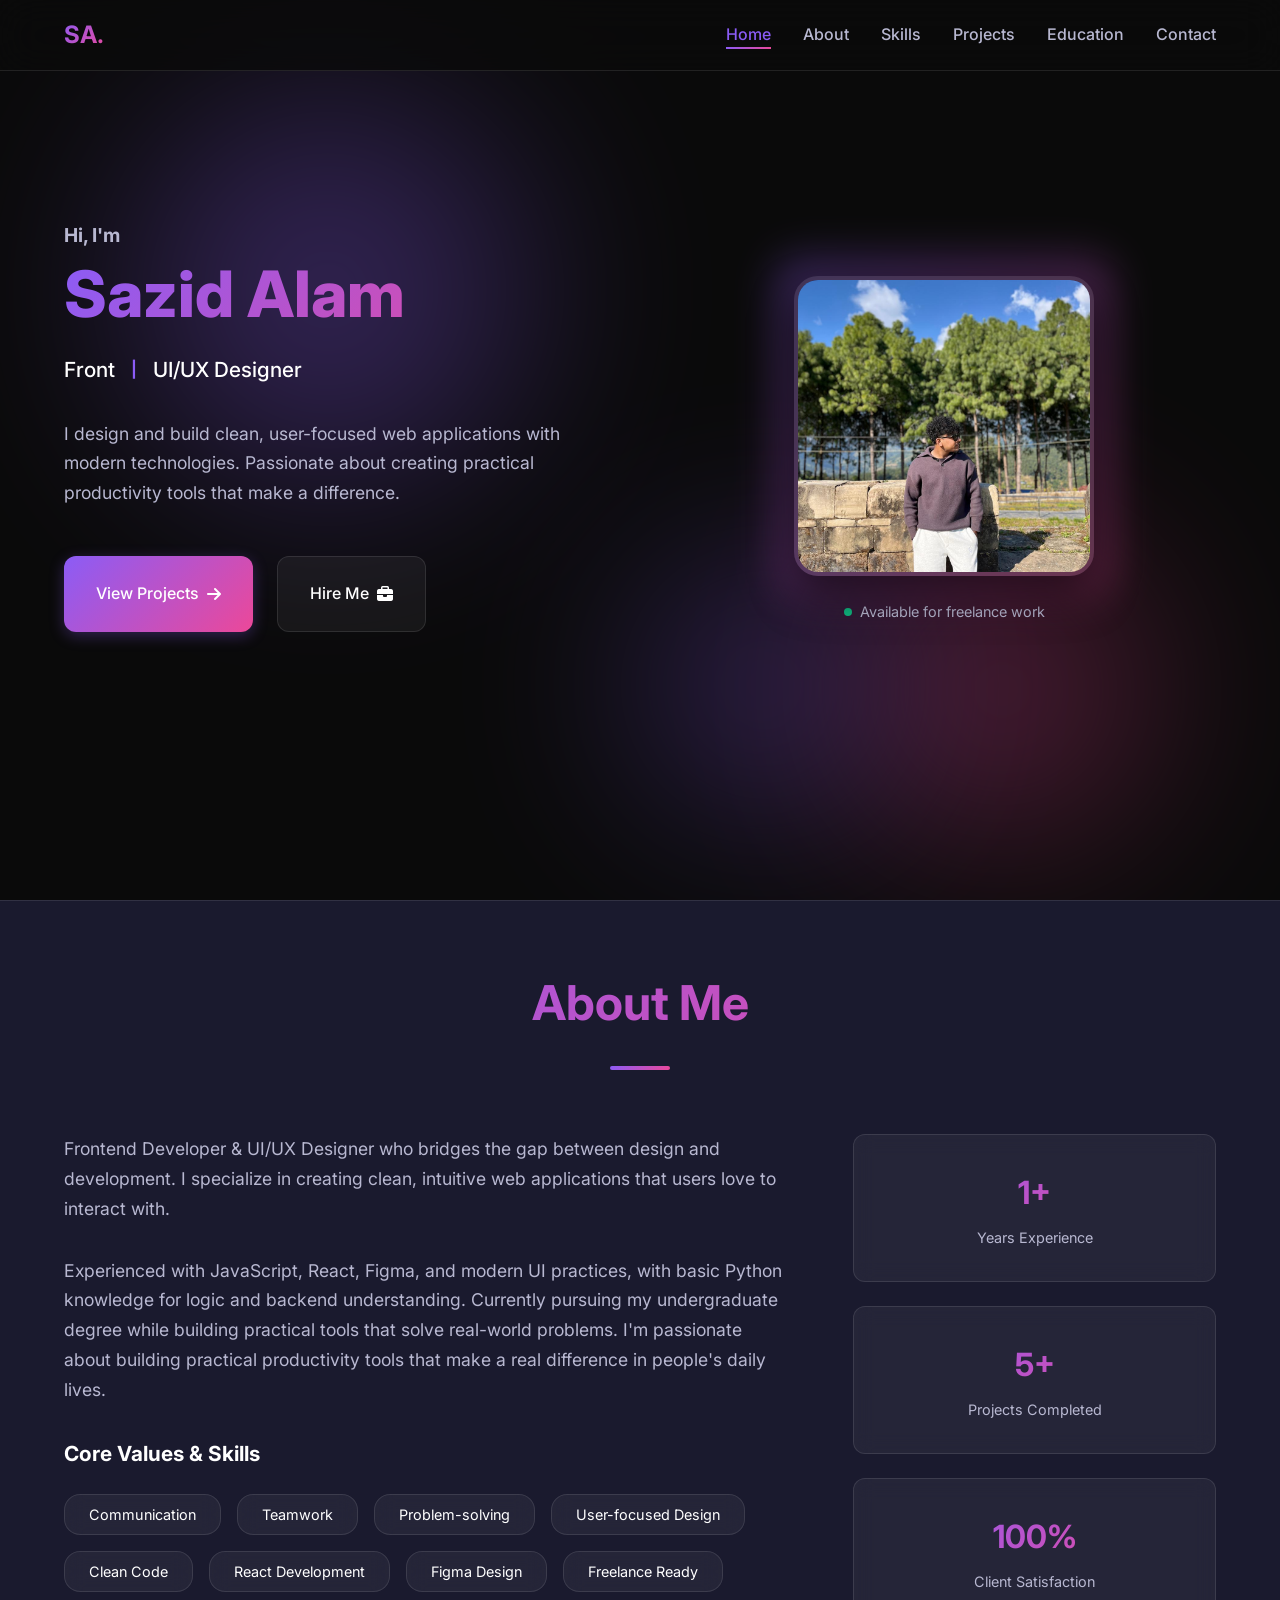
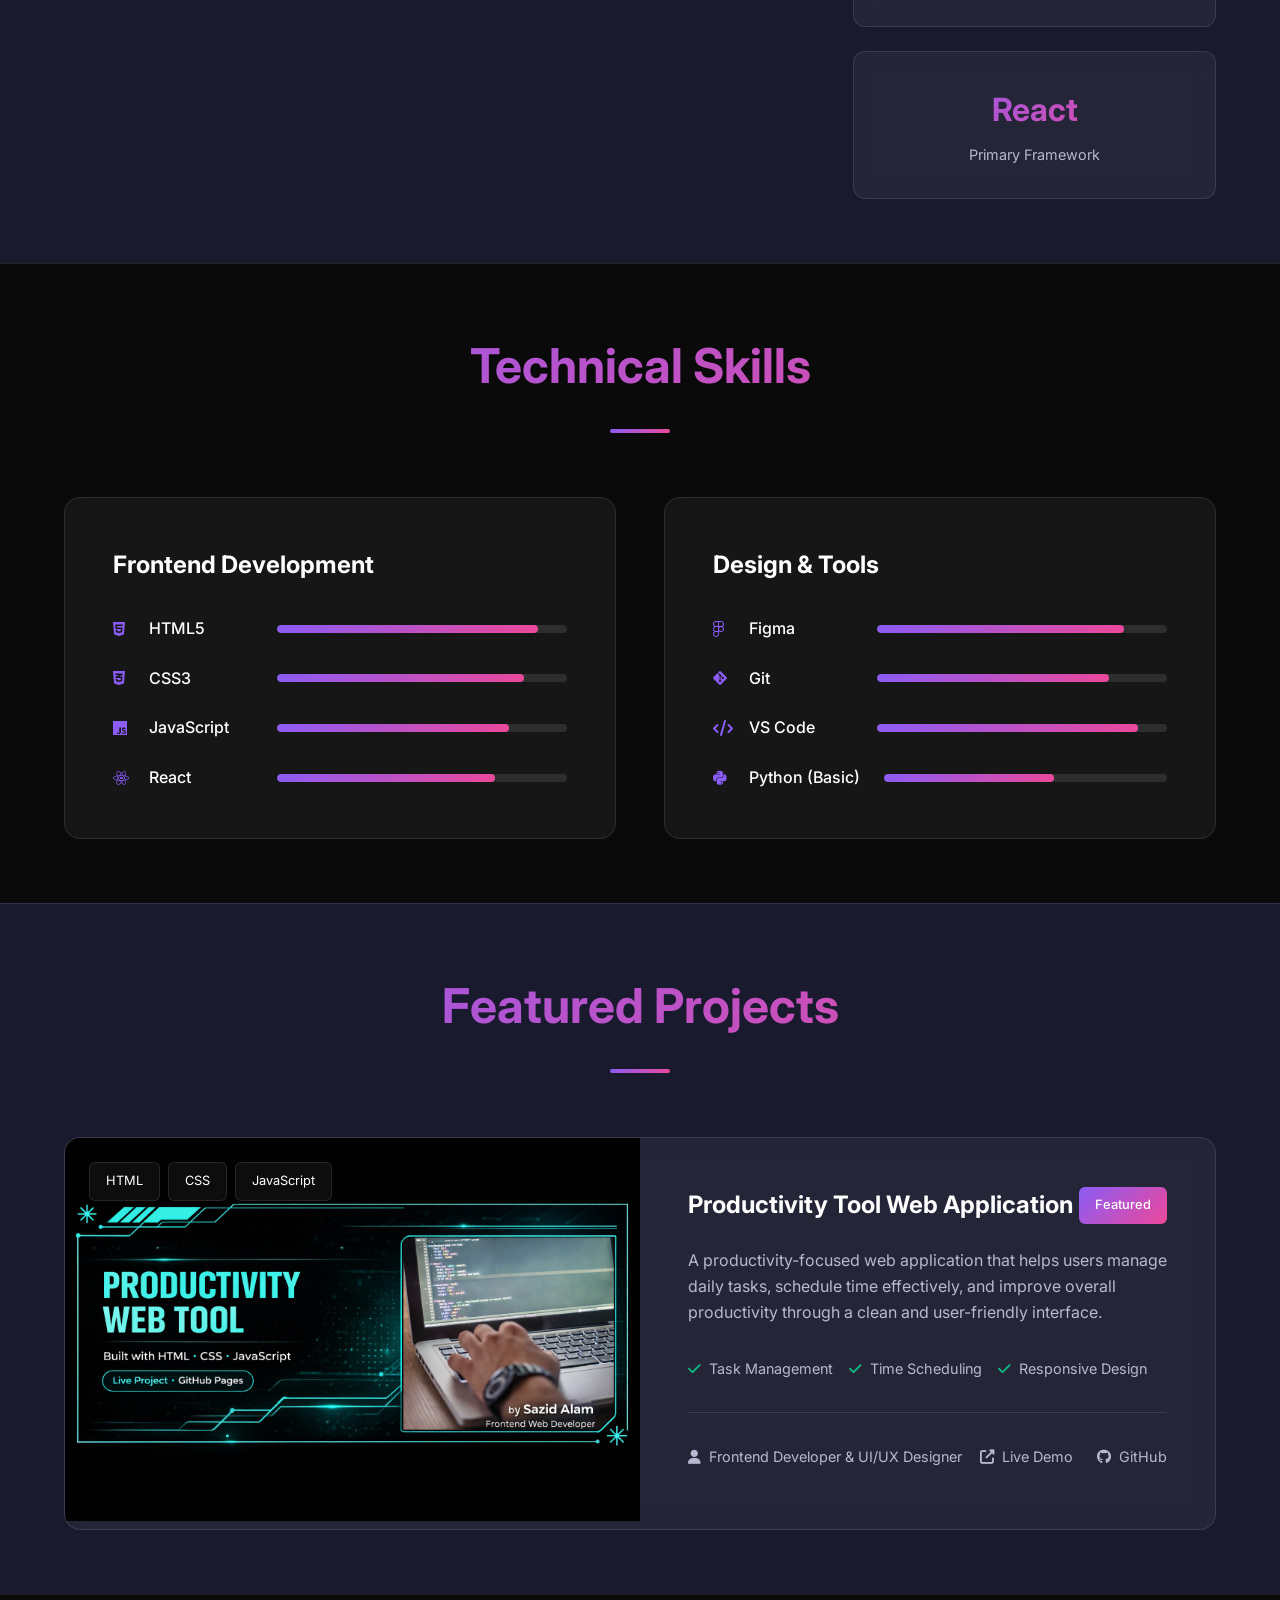
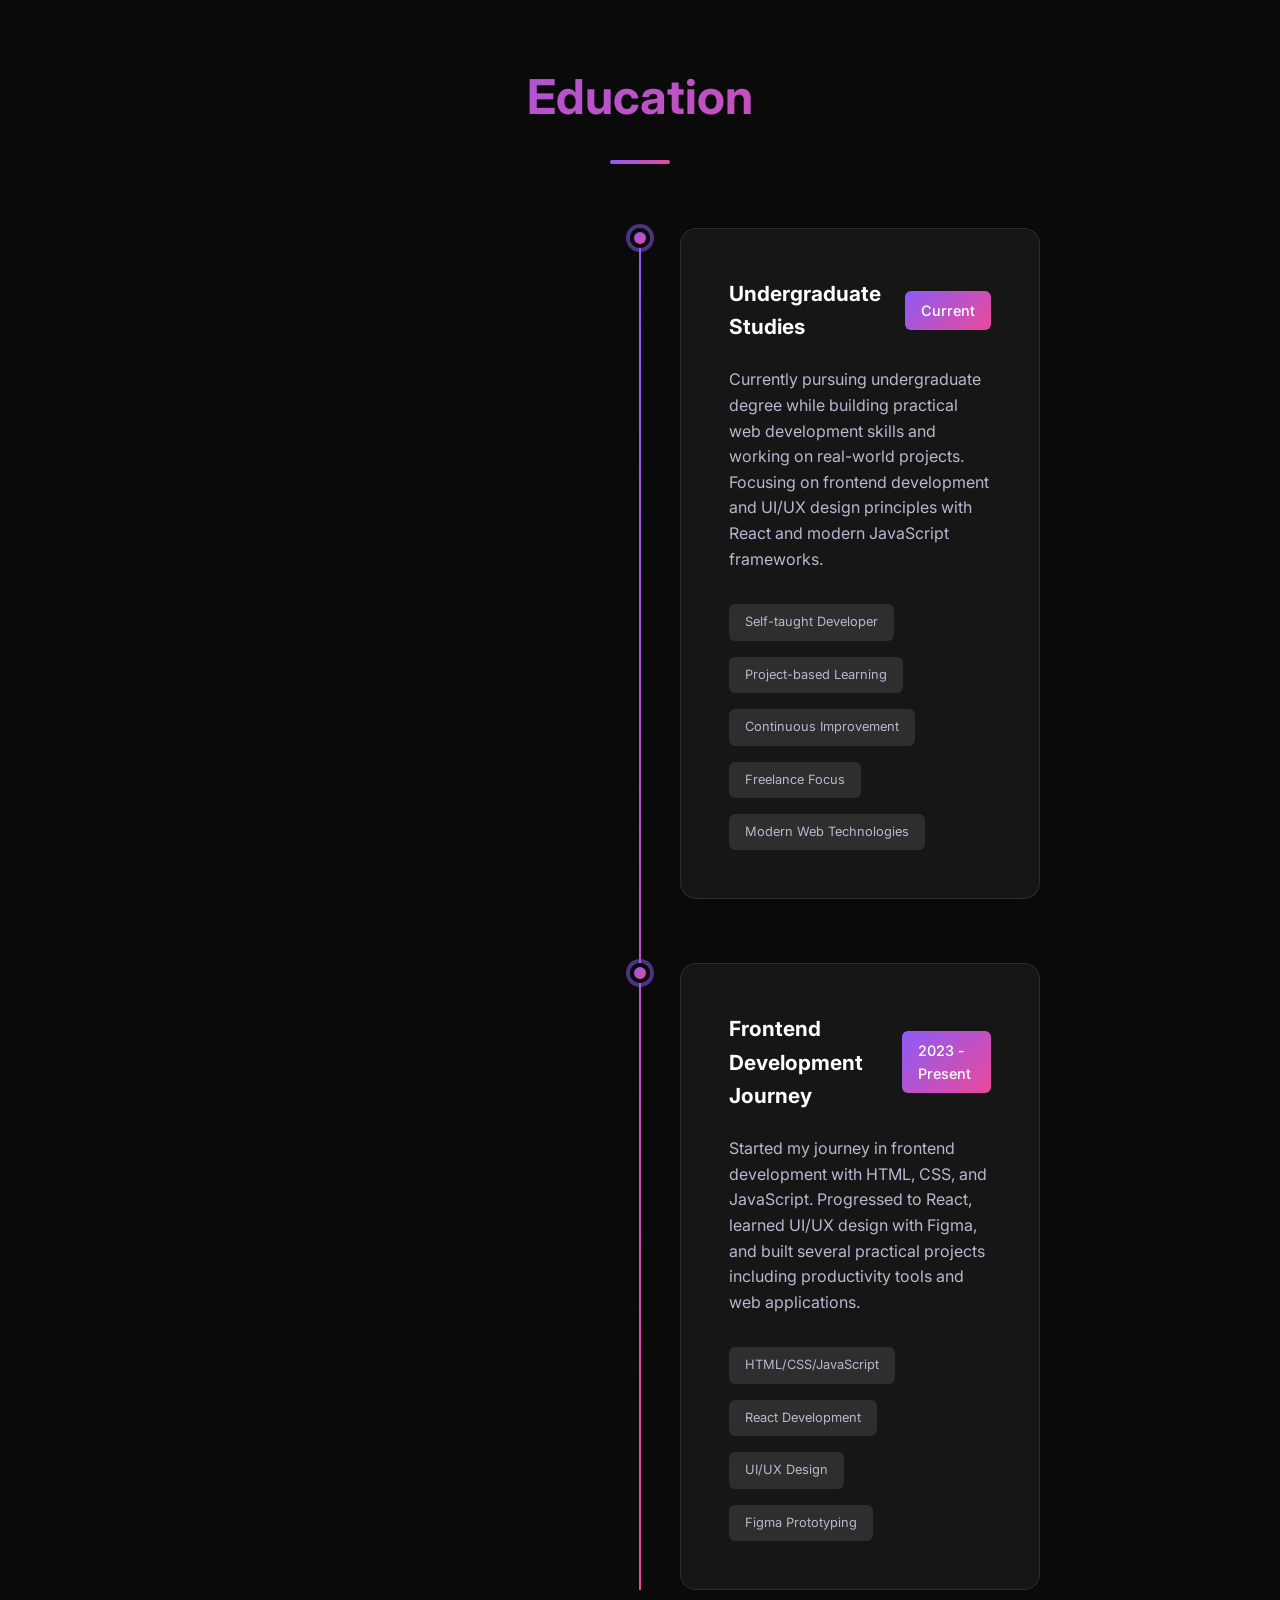
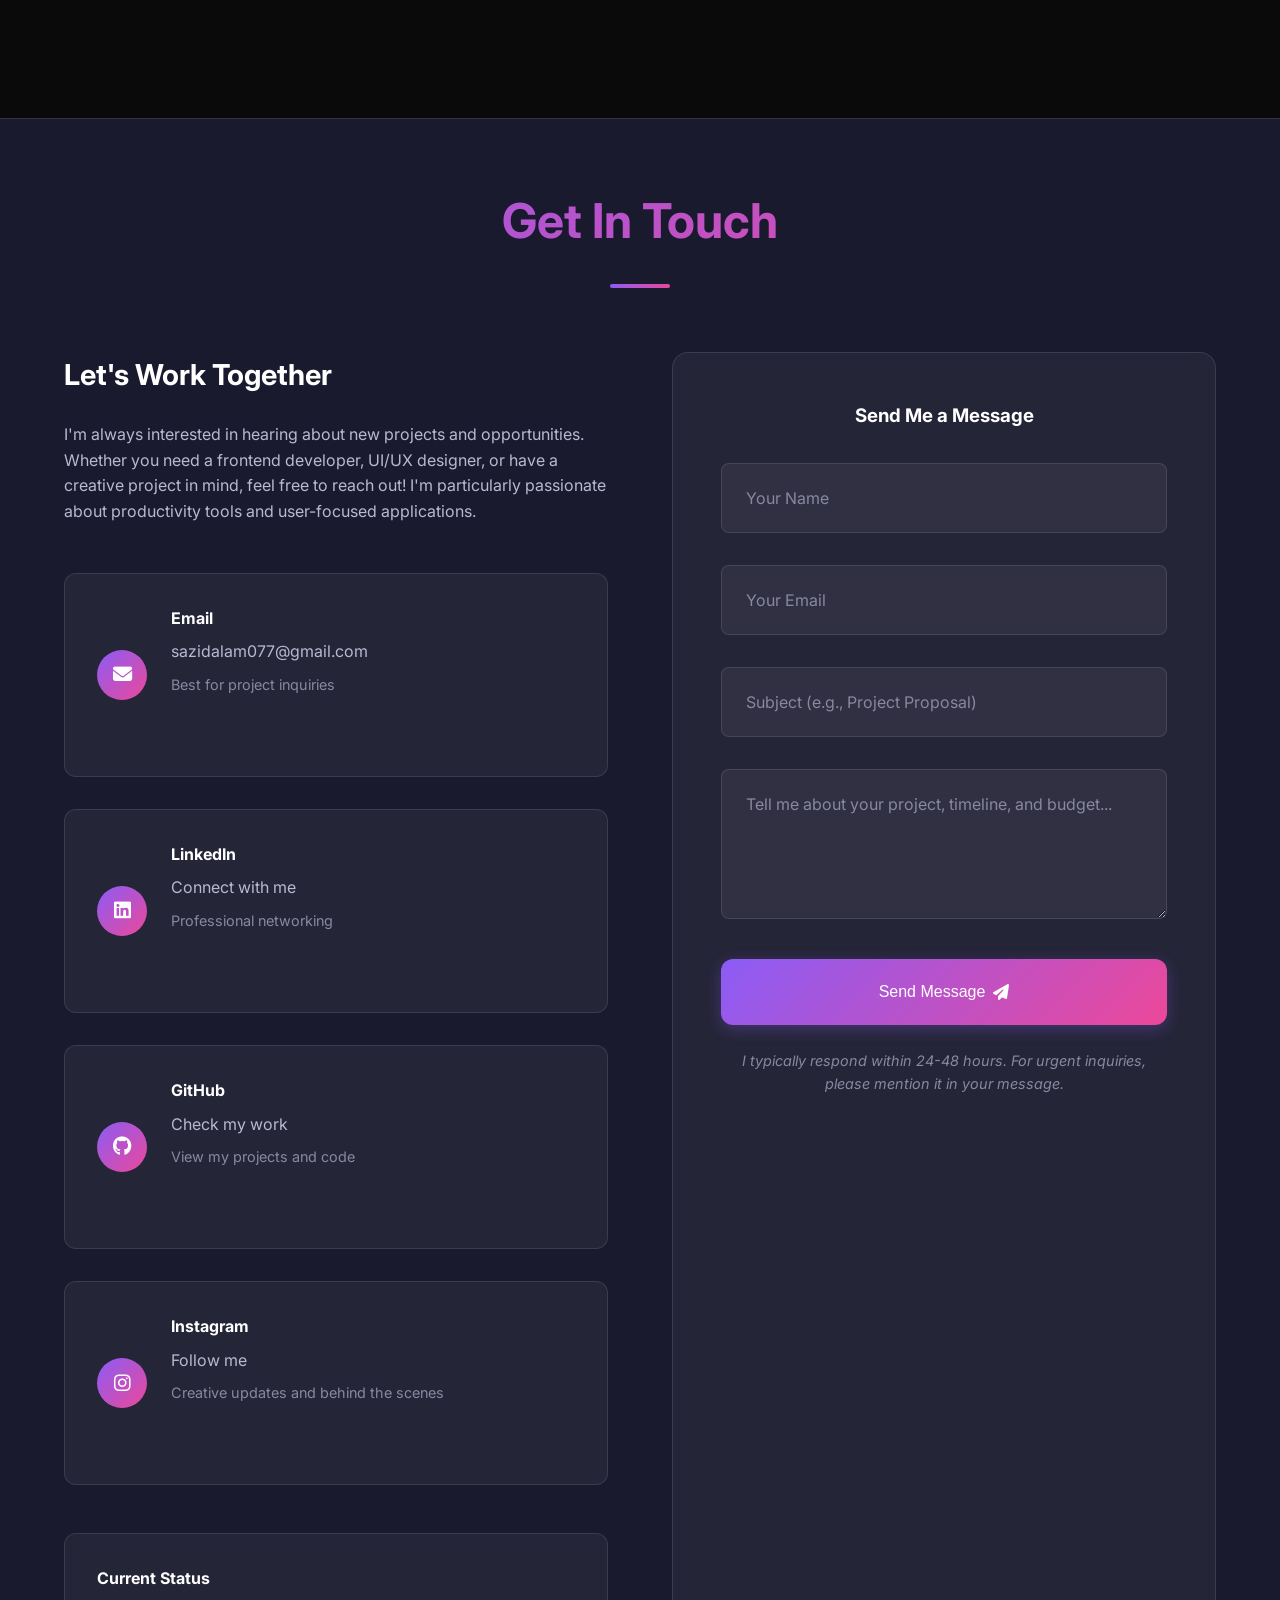
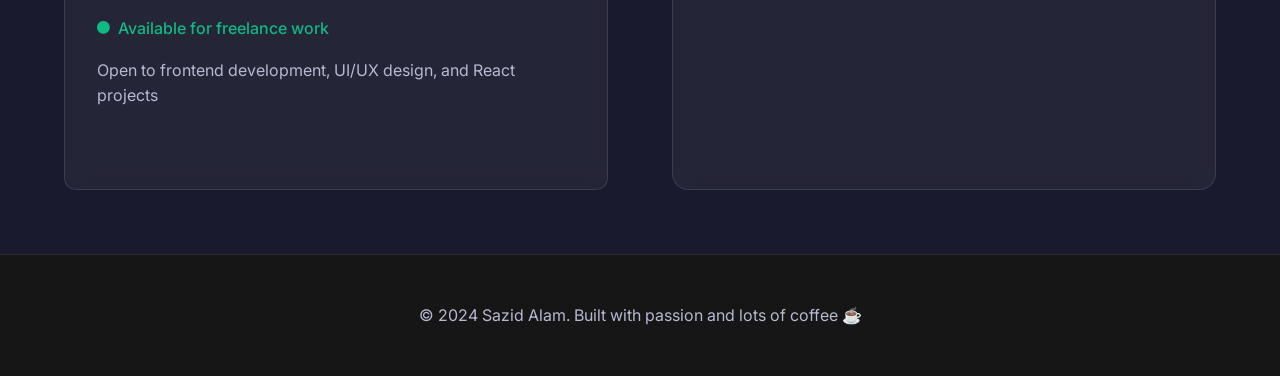
<file: index.html>
<!DOCTYPE html>
<html lang="en">
<head>
    <meta charset="UTF-8">
    <meta name="viewport" content="width=device-width, initial-scale=1.0">
    <title>Sazid Alam - Frontend Developer & UI/UX Designer</title>
    <meta name="description" content="Frontend Web Developer & UI/UX Designer specializing in React, Figma, and building practical web applications. Available for freelance work.">
    <meta name="keywords" content="frontend developer, UI/UX designer, React, Figma, web developer, freelance, portfolio">
    <meta name="author" content="Sazid Alam">
    
    <!-- Open Graph Meta Tags -->
    <meta property="og:title" content="Sazid Alam - Frontend Developer & UI/UX Designer">
    <meta property="og:description" content="Frontend Web Developer & UI/UX Designer specializing in React, Figma, and building practical web applications.">
    <meta property="og:type" content="website">
    <meta property="og:url" content="https://sazidbuilds.in">
    
    <!-- Favicon -->
    <link rel="icon" type="image/x-icon" href="data:image/svg+xml,<svg xmlns='http://www.w3.org/2000/svg' viewBox='0 0 100 100'><text y='.9em' font-size='90'>👨‍💻</text></svg>">
    
    <!-- Google Fonts -->
    <link rel="preconnect" href="https://fonts.googleapis.com">
    <link rel="preconnect" href="https://fonts.gstatic.com" crossorigin>
    <link href="https://fonts.googleapis.com/css2?family=Inter:wght@300;400;500;600;700;800&display=swap" rel="stylesheet">
    
    <!-- Font Awesome for Icons -->
    <link rel="stylesheet" href="https://cdnjs.cloudflare.com/ajax/libs/font-awesome/6.4.0/css/all.min.css">
    
    <link rel="stylesheet" href="style.css">
</head>
<body>
    <!-- Loading Screen -->
    <div class="loading-screen" id="loadingScreen" style="display: none;">
        <div class="loading-content">
            <div class="loading-spinner"></div>
            <p>Loading amazing work...</p>
        </div>
    </div>

    <!-- Navigation -->
    <nav class="navbar" id="navbar">
        <div class="nav-container">
            <div class="nav-logo">
                <span class="logo-text">SA.</span>
            </div>
            <ul class="nav-menu" id="navMenu">
                <li class="nav-item"><a href="#home" class="nav-link">Home</a></li>
                <li class="nav-item"><a href="#about" class="nav-link">About</a></li>
                <li class="nav-item"><a href="#skills" class="nav-link">Skills</a></li>
                <li class="nav-item"><a href="#projects" class="nav-link">Projects</a></li>
                <li class="nav-item"><a href="#education" class="nav-link">Education</a></li>
                <li class="nav-item"><a href="#contact" class="nav-link">Contact</a></li>
            </ul>
            <div class="nav-toggle" id="navToggle">
                <span class="bar"></span>
                <span class="bar"></span>
                <span class="bar"></span>
            </div>
        </div>
    </nav>

    <!-- Hero Section -->
    <section class="hero" id="home">
        <div class="hero-bg">
            <div class="gradient-orb orb-1"></div>
            <div class="gradient-orb orb-2"></div>
            <div class="gradient-orb orb-3"></div>
        </div>
        <div class="container">
            <div class="hero-content">
                <div class="hero-text">
                    <h1 class="hero-title">
                        <span class="greeting">Hi, I'm</span>
                        <span class="name">Sazid Alam</span>
                    </h1>
                    <div class="hero-role">
                        <span class="role-text">Frontend Web Developer</span>
                        <span class="role-divider">|</span>
                        <span class="role-text">UI/UX Designer</span>
                    </div>
                    <p class="hero-description">
                        I design and build clean, user-focused web applications with modern technologies. 
                        Passionate about creating practical productivity tools that make a difference.
                    </p>
                    <div class="hero-cta">
                        <a href="#projects" class="btn btn-primary">
                            <span>View Projects</span>
                            <i class="fas fa-arrow-right"></i>
                        </a>
                        <a href="#contact" class="btn btn-secondary">
                            <span>Hire Me</span>
                            <i class="fas fa-briefcase"></i>
                        </a>
                    </div>
                </div>
                <div class="hero-image">
                    <div class="profile-card">
                        <div class="profile-image-wrapper">
                            <img src="images/WhatsApp Image 2026-02-05 at 1.53.55 PM.jpeg" alt="Sazid Alam" class="profile-img">
                            <div class="profile-glow"></div>
                        </div>
                        <div class="profile-status">
                            <span class="status-dot"></span>
                            <span class="status-text">Available for freelance work</span>
                        </div>
                    </div>
                </div>
            </div>
        </div>
    </section>

    <!-- About Section -->
    <section class="about" id="about">
        <div class="container">
            <div class="section-header">
                <h2 class="section-title">About Me</h2>
                <div class="section-divider"></div>
            </div>
            <div class="about-content">
                <div class="about-text">
                    <p class="about-intro">
                        Frontend Developer & UI/UX Designer who bridges the gap between design and development. 
                        I specialize in creating clean, intuitive web applications that users love to interact with.
                    </p>
                    <p class="about-details">
                        Experienced with JavaScript, React, Figma, and modern UI practices, with basic Python knowledge 
                        for logic and backend understanding. Currently pursuing my undergraduate degree while building 
                        practical tools that solve real-world problems. I'm passionate about building practical productivity 
                        tools that make a real difference in people's daily lives.
                    </p>
                    <div class="soft-skills">
                        <h3>Core Values & Skills</h3>
                        <div class="skill-badges">
                            <span class="skill-badge">Communication</span>
                            <span class="skill-badge">Teamwork</span>
                            <span class="skill-badge">Problem-solving</span>
                            <span class="skill-badge">User-focused Design</span>
                            <span class="skill-badge">Clean Code</span>
                            <span class="skill-badge">React Development</span>
                            <span class="skill-badge">Figma Design</span>
                            <span class="skill-badge">Freelance Ready</span>
                        </div>
                    </div>
                </div>
                <div class="about-stats">
                    <div class="stat-card">
                        <div class="stat-number">1+</div>
                        <div class="stat-label">Years Experience</div>
                    </div>
                    <div class="stat-card">
                        <div class="stat-number">5+</div>
                        <div class="stat-label">Projects Completed</div>
                    </div>
                    <div class="stat-card">
                        <div class="stat-number">100%</div>
                        <div class="stat-label">Client Satisfaction</div>
                    </div>
                    <div class="stat-card">
                        <div class="stat-number">React</div>
                        <div class="stat-label">Primary Framework</div>
                    </div>
                </div>
            </div>
        </div>
    </section>

    <!-- Skills Section -->
    <section class="skills" id="skills">
        <div class="container">
            <div class="section-header">
                <h2 class="section-title">Technical Skills</h2>
                <div class="section-divider"></div>
            </div>
            <div class="skills-grid">
                <div class="skill-category">
                    <h3>Frontend Development</h3>
                    <div class="skills-list">
                        <div class="skill-item">
                            <div class="skill-info">
                                <i class="fab fa-html5"></i>
                                <span>HTML5</span>
                            </div>
                            <div class="skill-level">
                                <div class="skill-bar">
                                    <div class="skill-progress" data-progress="90"></div>
                                </div>
                            </div>
                        </div>
                        <div class="skill-item">
                            <div class="skill-info">
                                <i class="fab fa-css3-alt"></i>
                                <span>CSS3</span>
                            </div>
                            <div class="skill-level">
                                <div class="skill-bar">
                                    <div class="skill-progress" data-progress="85"></div>
                                </div>
                            </div>
                        </div>
                        <div class="skill-item">
                            <div class="skill-info">
                                <i class="fab fa-js"></i>
                                <span>JavaScript</span>
                            </div>
                            <div class="skill-level">
                                <div class="skill-bar">
                                    <div class="skill-progress" data-progress="80"></div>
                                </div>
                            </div>
                        </div>
                        <div class="skill-item">
                            <div class="skill-info">
                                <i class="fab fa-react"></i>
                                <span>React</span>
                            </div>
                            <div class="skill-level">
                                <div class="skill-bar">
                                    <div class="skill-progress" data-progress="75"></div>
                                </div>
                            </div>
                        </div>
                    </div>
                </div>
                <div class="skill-category">
                    <h3>Design & Tools</h3>
                    <div class="skills-list">
                        <div class="skill-item">
                            <div class="skill-info">
                                <i class="fab fa-figma"></i>
                                <span>Figma</span>
                            </div>
                            <div class="skill-level">
                                <div class="skill-bar">
                                    <div class="skill-progress" data-progress="85"></div>
                                </div>
                            </div>
                        </div>
                        <div class="skill-item">
                            <div class="skill-info">
                                <i class="fab fa-git-alt"></i>
                                <span>Git</span>
                            </div>
                            <div class="skill-level">
                                <div class="skill-bar">
                                    <div class="skill-progress" data-progress="80"></div>
                                </div>
                            </div>
                        </div>
                        <div class="skill-item">
                            <div class="skill-info">
                                <i class="fas fa-code"></i>
                                <span>VS Code</span>
                            </div>
                            <div class="skill-level">
                                <div class="skill-bar">
                                    <div class="skill-progress" data-progress="90"></div>
                                </div>
                            </div>
                        </div>
                        <div class="skill-item">
                            <div class="skill-info">
                                <i class="fab fa-python"></i>
                                <span>Python (Basic)</span>
                            </div>
                            <div class="skill-level">
                                <div class="skill-bar">
                                    <div class="skill-progress" data-progress="60"></div>
                                </div>
                            </div>
                        </div>
                    </div>
                </div>
            </div>
        </div>
    </section>

    <!-- Projects Section -->
    <section class="projects" id="projects">
        <div class="container">
            <div class="section-header">
                <h2 class="section-title">Featured Projects</h2>
                <div class="section-divider"></div>
            </div>
            <div class="projects-grid">
                <div class="project-card featured">
                    <div class="project-image">
                        <div class="project-overlay">
                            <img src="images/productivity tools.png" alt="Productivity Tool">
                        </div>
                        <div class="project-tech">
                            <span class="tech-tag">HTML</span>
                            <span class="tech-tag">CSS</span>
                            <span class="tech-tag">JavaScript</span>
                        </div>
                    </div>
                    <div class="project-content">
                        <div class="project-header">
                            <h3 class="project-title">Productivity Tool Web Application</h3>
                            <span class="project-badge featured-badge">Featured</span>
                        </div>
                        <p class="project-description">
                            A productivity-focused web application that helps users manage daily tasks, 
                            schedule time effectively, and improve overall productivity through a clean 
                            and user-friendly interface.
                        </p>
                        <div class="project-features">
                            <span class="feature-tag"><i class="fas fa-check"></i> Task Management</span>
                            <span class="feature-tag"><i class="fas fa-check"></i> Time Scheduling</span>
                            <span class="feature-tag"><i class="fas fa-check"></i> Responsive Design</span>
                        </div>
                        <div class="project-footer">
                            <div class="project-role">
                                <i class="fas fa-user"></i>
                                <span>Frontend Developer & UI/UX Designer</span>
                            </div>
                            <div class="project-links">
                                <a href="https://sazidalam077-svg.github.io/productivity-tool/" target="_blank" class="project-link">
                                    <i class="fas fa-external-link-alt"></i>
                                    Live Demo
                                </a>
                                <a href="https://github.com/sazidalam077-svg/productivity-tool" target="_blank" class="project-link">
                                    <i class="fab fa-github"></i>
                                    GitHub
                                </a>
                            </div>
                        </div>
                    </div>
                </div>
            </div>
        </div>
    </section>

    <!-- Education Section -->
    <section class="education" id="education">
        <div class="container">
            <div class="section-header">
                <h2 class="section-title">Education</h2>
                <div class="section-divider"></div>
            </div>
            <div class="education-timeline">
                <div class="timeline-item">
                    <div class="timeline-marker"></div>
                    <div class="timeline-content">
                        <div class="timeline-header">
                            <h3>Undergraduate Studies</h3>
                            <span class="timeline-date">Current</span>
                        </div>
                        <p class="timeline-description">
                            Currently pursuing undergraduate degree while building practical web development 
                            skills and working on real-world projects. Focusing on frontend development 
                            and UI/UX design principles with React and modern JavaScript frameworks.
                        </p>
                        <div class="timeline-skills">
                            <span class="timeline-skill">Self-taught Developer</span>
                            <span class="timeline-skill">Project-based Learning</span>
                            <span class="timeline-skill">Continuous Improvement</span>
                            <span class="timeline-skill">Freelance Focus</span>
                            <span class="timeline-skill">Modern Web Technologies</span>
                        </div>
                    </div>
                </div>
                <div class="timeline-item">
                    <div class="timeline-marker"></div>
                    <div class="timeline-content">
                        <div class="timeline-header">
                            <h3>Frontend Development Journey</h3>
                            <span class="timeline-date">2023 - Present</span>
                        </div>
                        <p class="timeline-description">
                            Started my journey in frontend development with HTML, CSS, and JavaScript. 
                            Progressed to React, learned UI/UX design with Figma, and built several 
                            practical projects including productivity tools and web applications.
                        </p>
                        <div class="timeline-skills">
                            <span class="timeline-skill">HTML/CSS/JavaScript</span>
                            <span class="timeline-skill">React Development</span>
                            <span class="timeline-skill">UI/UX Design</span>
                            <span class="timeline-skill">Figma Prototyping</span>
                        </div>
                    </div>
                </div>
            </div>
        </div>
    </section>

    <!-- Contact Section -->
    <section class="contact" id="contact">
        <div class="container">
            <div class="section-header">
                <h2 class="section-title">Get In Touch</h2>
                <div class="section-divider"></div>
            </div>
            <div class="contact-content">
                <div class="contact-info">
                    <h3>Let's Work Together</h3>
                    <p>
                        I'm always interested in hearing about new projects and opportunities. 
                        Whether you need a frontend developer, UI/UX designer, or have a creative project in mind, 
                        feel free to reach out! I'm particularly passionate about productivity tools and 
                        user-focused applications.
                    </p>
                    <div class="contact-methods">
                        <div class="contact-method">
                            <div class="contact-icon">
                                <i class="fas fa-envelope"></i>
                            </div>
                            <div class="contact-details">
                                <h4>Email</h4>
                                <a href="mailto:sazidalam077@gmail.com">sazidalam077@gmail.com</a>
                                <p>Best for project inquiries</p>
                            </div>
                        </div>
                        <div class="contact-method">
                            <div class="contact-icon">
                                <i class="fab fa-linkedin"></i>
                            </div>
                            <div class="contact-details">
                                <h4>LinkedIn</h4>
                                <a href="https://www.linkedin.com/in/sazid-alam-04b32231a/" target="_blank">Connect with me</a>
                                <p>Professional networking</p>
                            </div>
                        </div>
                        <div class="contact-method">
                            <div class="contact-icon">
                                <i class="fab fa-github"></i>
                            </div>
                            <div class="contact-details">
                                <h4>GitHub</h4>
                                <a href="https://github.com/sazidalam077-svg" target="_blank">Check my work</a>
                                <p>View my projects and code</p>
                            </div>
                        </div>
                        <div class="contact-method">
                            <div class="contact-icon">
                                <i class="fab fa-instagram"></i>
                            </div>
                            <div class="contact-details">
                                <h4>Instagram</h4>
                                <a href="https://www.instagram.com/being_yawn_/" target="_blank">Follow me</a>
                                <p>Creative updates and behind the scenes</p>
                            </div>
                        </div>
                    </div>
                    <div class="availability-status">
                        <h4>Current Status</h4>
                        <div class="status-badge available">
                            <i class="fas fa-circle"></i>
                            <span>Available for freelance work</span>
                        </div>
                        <p>Open to frontend development, UI/UX design, and React projects</p>
                    </div>
                </div>
                <div class="contact-form">
                    <h3>Send Me a Message</h3>
                    <form id="contactForm">
                        <div class="form-group">
                            <input type="text" id="name" name="name" placeholder="Your Name" required>
                        </div>
                        <div class="form-group">
                            <input type="email" id="email" name="email" placeholder="Your Email" required>
                        </div>
                        <div class="form-group">
                            <input type="text" id="subject" name="subject" placeholder="Subject (e.g., Project Proposal)" required>
                        </div>
                        <div class="form-group">
                            <textarea id="message" name="message" placeholder="Tell me about your project, timeline, and budget..." rows="5" required></textarea>
                        </div>
                        <button type="submit" class="btn btn-primary btn-full">
                            <span>Send Message</span>
                            <i class="fas fa-paper-plane"></i>
                        </button>
                    </form>
                    <p class="form-note">
                        I typically respond within 24-48 hours. For urgent inquiries, please mention it in your message.
                    </p>
                </div>
            </div>
        </div>
    </section>

    <!-- Footer -->
    <footer class="footer">
        <div class="container">
            <div class="footer-content">
                <div class="footer-text">
                    <p>&copy; 2024 Sazid Alam. Built with passion and lots of coffee ☕</p>
                </div>
            </div>
        </div>
    </footer>

    <script src="script.js"></script>
</body>
</html>
</file>
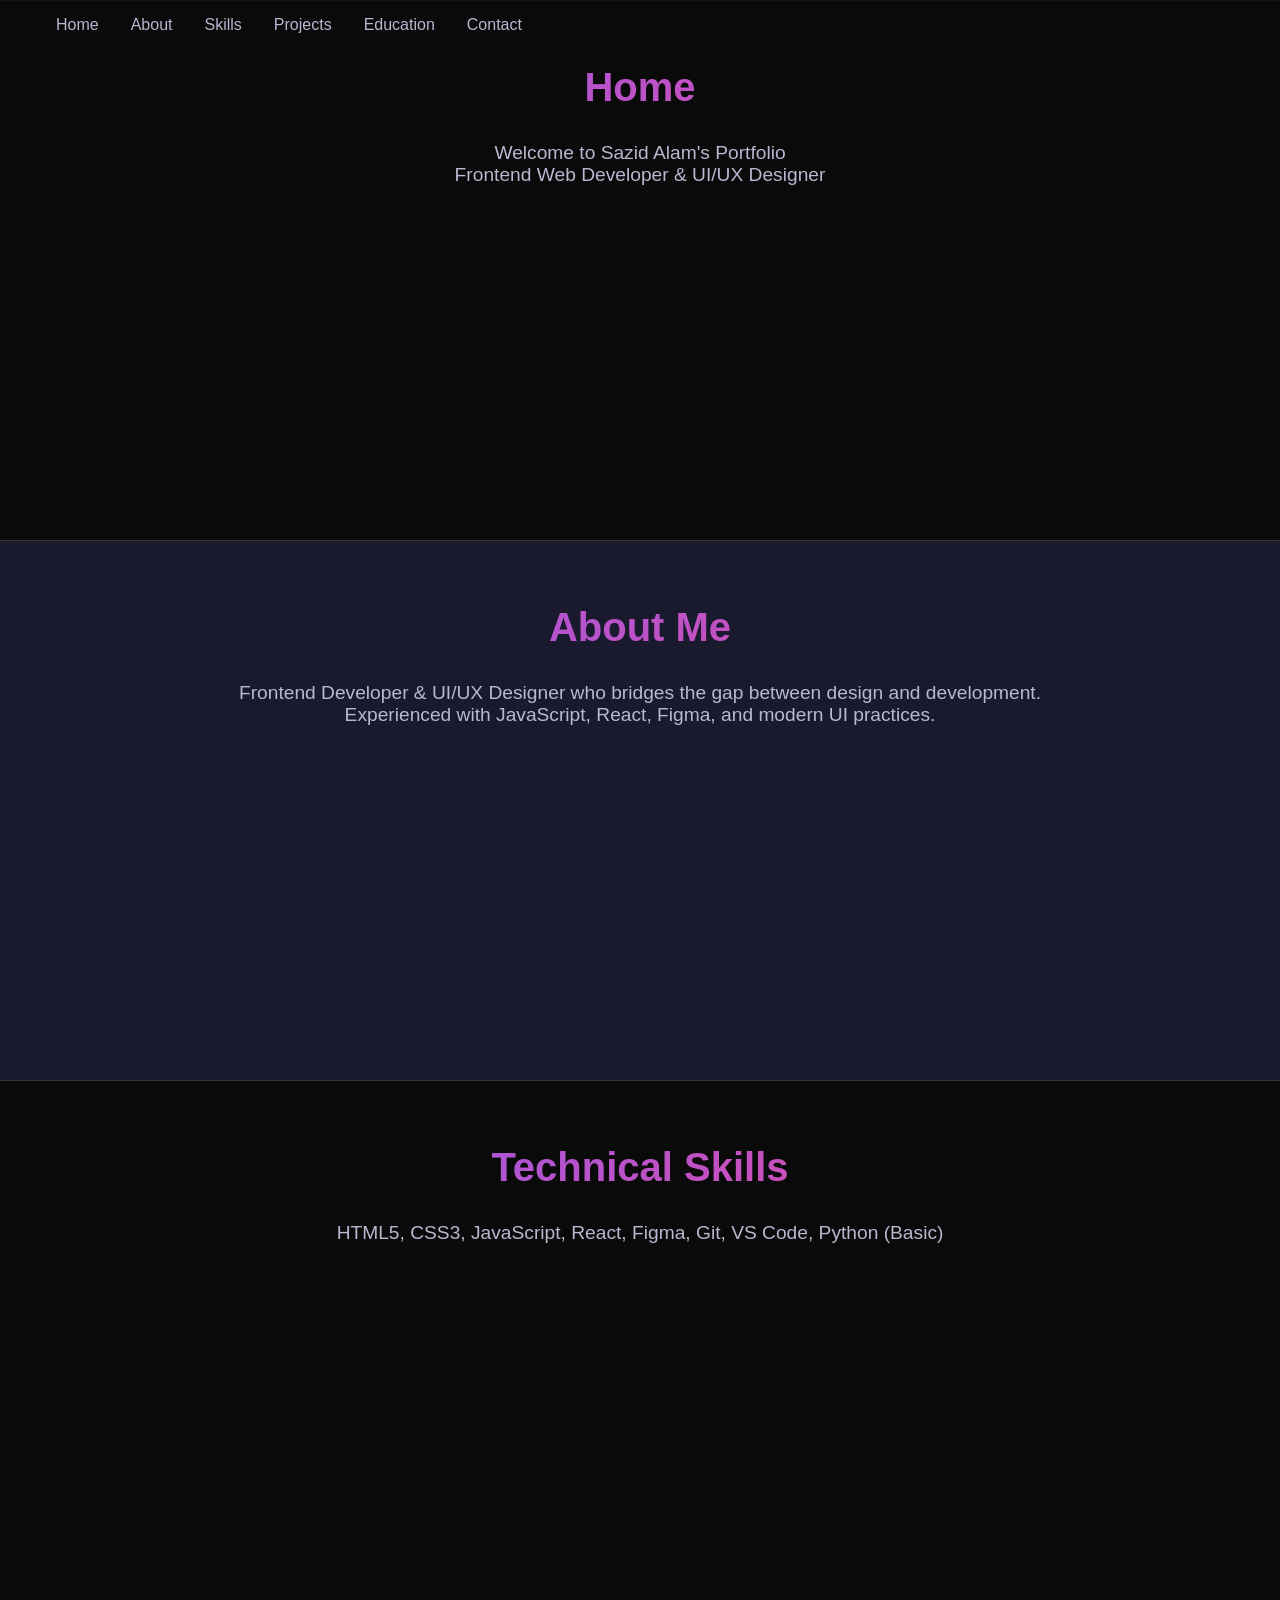
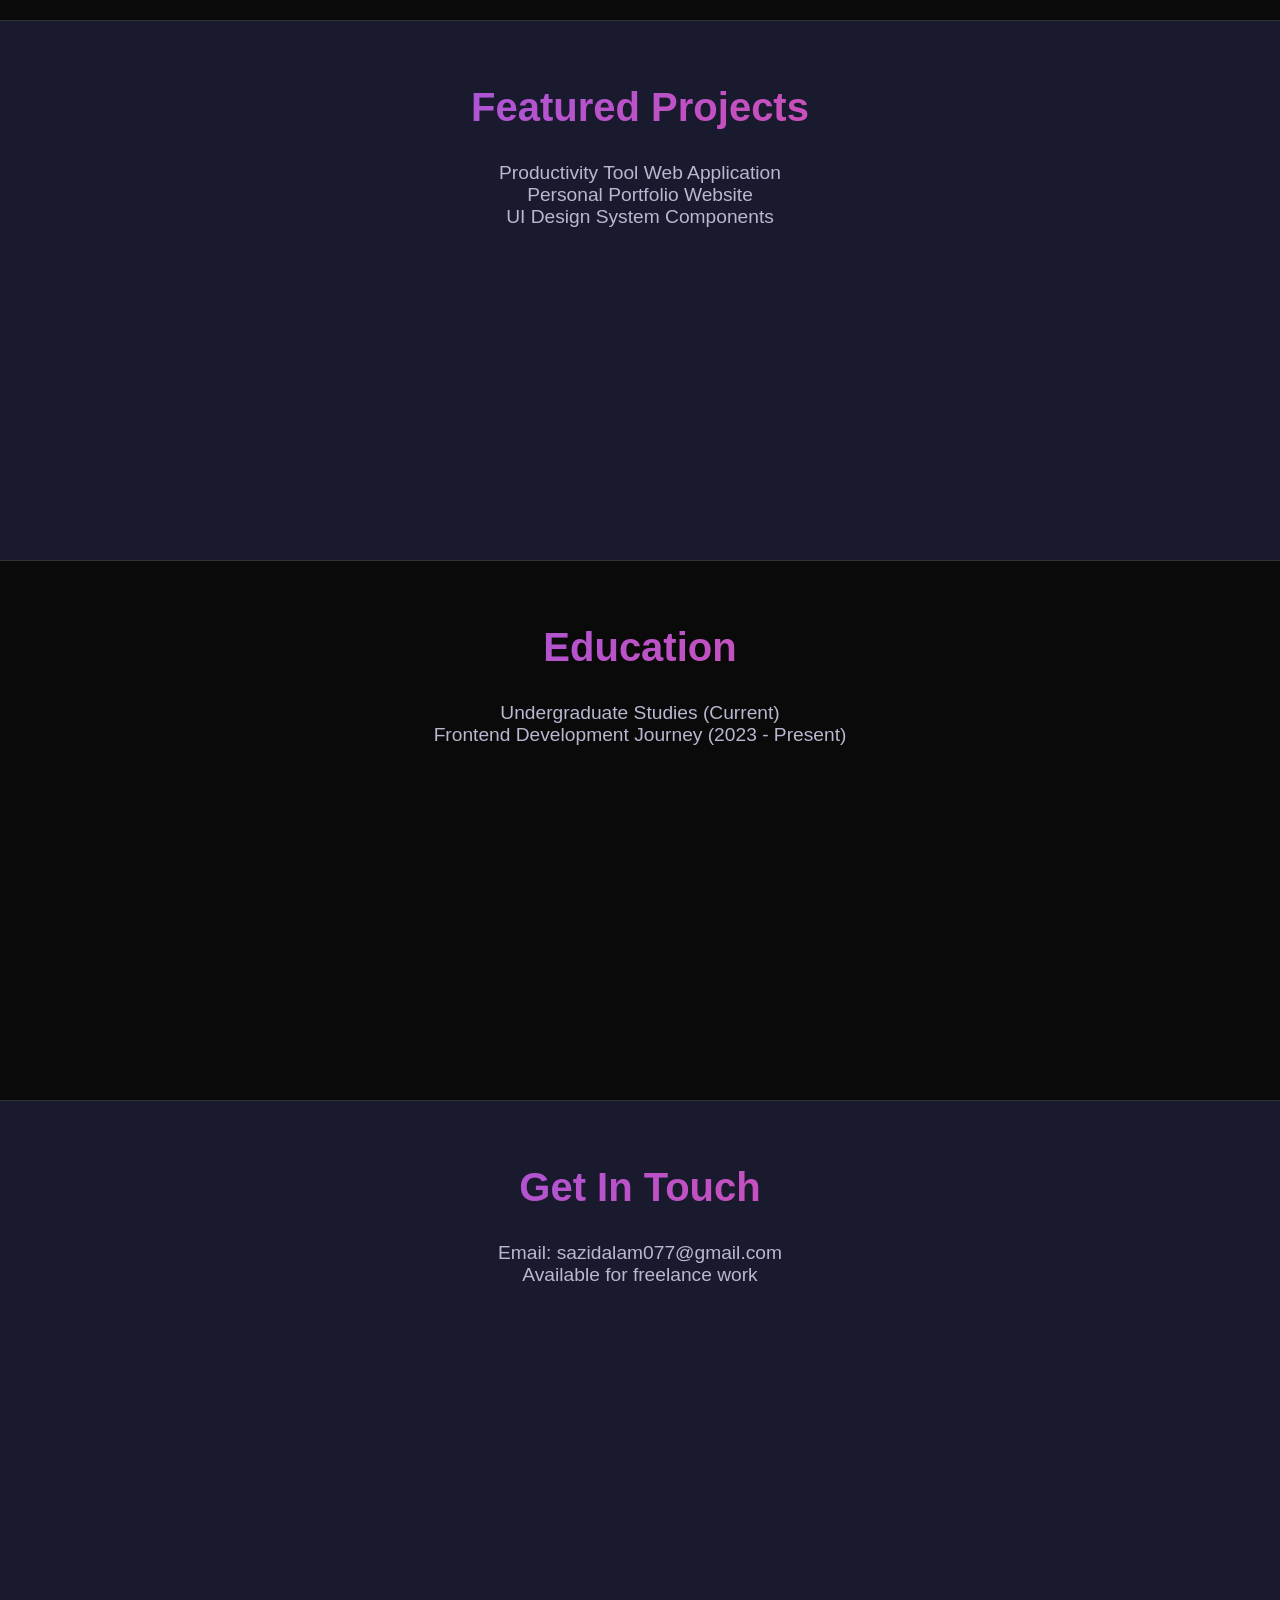
<file: debug.html>
<!DOCTYPE html>
<html lang="en">
<head>
    <meta charset="UTF-8">
    <meta name="viewport" content="width=device-width, initial-scale=1.0">
    <title>Debug - Sazid Portfolio</title>
    <style>
        * { margin: 0; padding: 0; box-sizing: border-box; }
        :root {
            --primary-bg: #0a0a0a;
            --secondary-bg: #1a1a2e;
            --text-primary: #ffffff;
            --text-secondary: #b8b8d1;
            --accent-gradient: linear-gradient(135deg, #8b5cf6, #ec4899);
            --spacing-2xl: 4rem;
            --spacing-md: 1rem;
        }
        body {
            font-family: 'Inter', sans-serif;
            background: var(--primary-bg);
            color: var(--text-primary);
        }
        .container {
            max-width: 1200px;
            margin: 0 auto;
            padding: 0 var(--spacing-md);
        }
        nav {
            background: rgba(10, 10, 10, 0.8);
            padding: 1rem 0;
            position: fixed;
            width: 100%;
            top: 0;
            z-index: 1000;
        }
        .nav-container {
            max-width: 1200px;
            margin: 0 auto;
            padding: 0 var(--spacing-md);
        }
        .nav-menu {
            display: flex;
            list-style: none;
            gap: 2rem;
        }
        .nav-link {
            color: var(--text-secondary);
            text-decoration: none;
            font-weight: 500;
        }
        .nav-link:hover {
            color: var(--text-primary);
        }
        section {
            padding: var(--spacing-2xl) 0;
            min-height: 60vh;
            border-top: 1px solid #333;
        }
        .section-title {
            font-size: 2.5rem;
            font-weight: bold;
            background: var(--accent-gradient);
            -webkit-background-clip: text;
            -webkit-text-fill-color: transparent;
            text-align: center;
            margin-bottom: 2rem;
        }
        #home { background: var(--primary-bg); }
        #about { background: var(--secondary-bg); }
        #skills { background: var(--primary-bg); }
        #projects { background: var(--secondary-bg); }
        #education { background: var(--primary-bg); }
        #contact { background: var(--secondary-bg); }
        .content {
            text-align: center;
            font-size: 1.2rem;
            color: var(--text-secondary);
        }
    </style>
</head>
<body>
    <nav>
        <div class="nav-container">
            <ul class="nav-menu">
                <li><a href="#home" class="nav-link">Home</a></li>
                <li><a href="#about" class="nav-link">About</a></li>
                <li><a href="#skills" class="nav-link">Skills</a></li>
                <li><a href="#projects" class="nav-link">Projects</a></li>
                <li><a href="#education" class="nav-link">Education</a></li>
                <li><a href="#contact" class="nav-link">Contact</a></li>
            </ul>
        </div>
    </nav>

    <section id="home">
        <div class="container">
            <h2 class="section-title">Home</h2>
            <div class="content">
                <p>Welcome to Sazid Alam's Portfolio</p>
                <p>Frontend Web Developer & UI/UX Designer</p>
            </div>
        </div>
    </section>

    <section id="about">
        <div class="container">
            <h2 class="section-title">About Me</h2>
            <div class="content">
                <p>Frontend Developer & UI/UX Designer who bridges the gap between design and development.</p>
                <p>Experienced with JavaScript, React, Figma, and modern UI practices.</p>
            </div>
        </div>
    </section>

    <section id="skills">
        <div class="container">
            <h2 class="section-title">Technical Skills</h2>
            <div class="content">
                <p>HTML5, CSS3, JavaScript, React, Figma, Git, VS Code, Python (Basic)</p>
            </div>
        </div>
    </section>

    <section id="projects">
        <div class="container">
            <h2 class="section-title">Featured Projects</h2>
            <div class="content">
                <p>Productivity Tool Web Application</p>
                <p>Personal Portfolio Website</p>
                <p>UI Design System Components</p>
            </div>
        </div>
    </section>

    <section id="education">
        <div class="container">
            <h2 class="section-title">Education</h2>
            <div class="content">
                <p>Undergraduate Studies (Current)</p>
                <p>Frontend Development Journey (2023 - Present)</p>
            </div>
        </div>
    </section>

    <section id="contact">
        <div class="container">
            <h2 class="section-title">Get In Touch</h2>
            <div class="content">
                <p>Email: sazidalam077@gmail.com</p>
                <p>Available for freelance work</p>
            </div>
        </div>
    </section>

    <script>
        document.querySelectorAll('a[href^="#"]').forEach(anchor => {
            anchor.addEventListener('click', function (e) {
                e.preventDefault();
                const target = document.querySelector(this.getAttribute('href'));
                if (target) {
                    target.scrollIntoView({ behavior: 'smooth' });
                }
            });
        });
    </script>
</body>
</html>
</file>
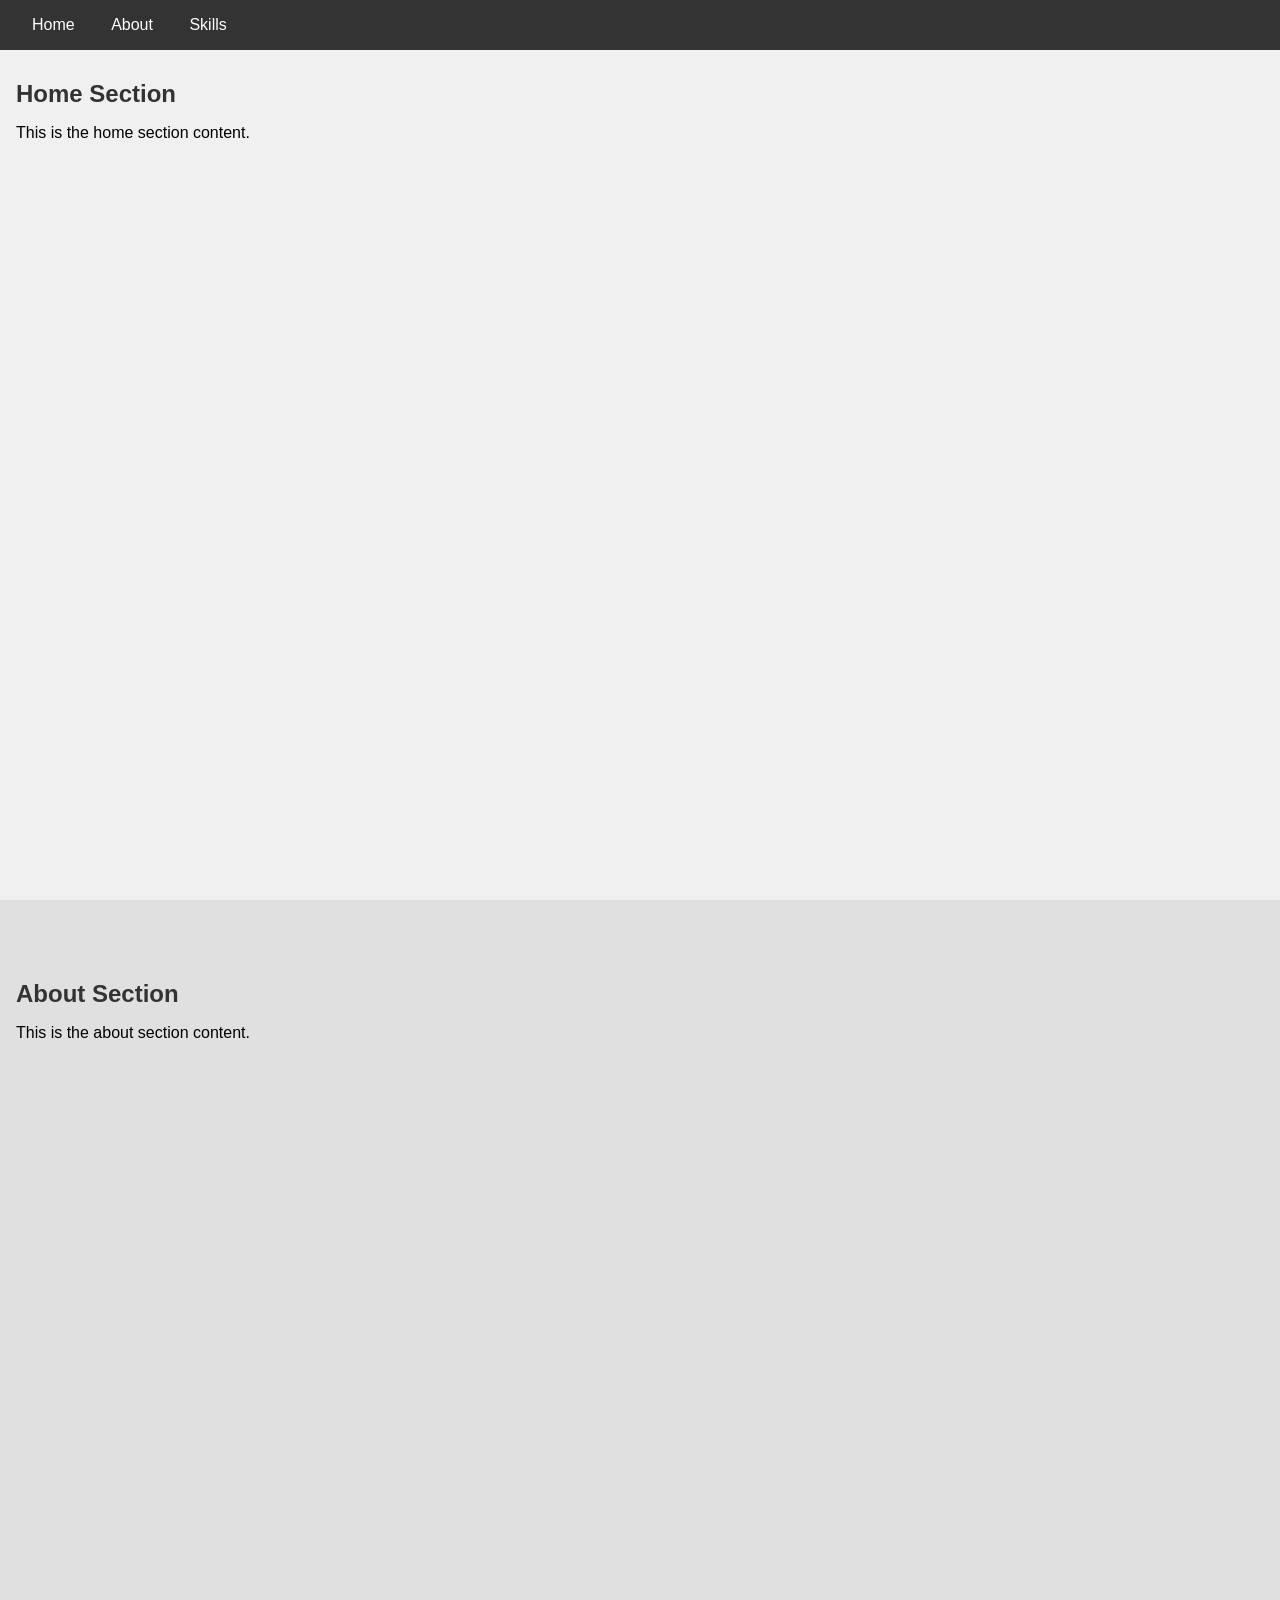
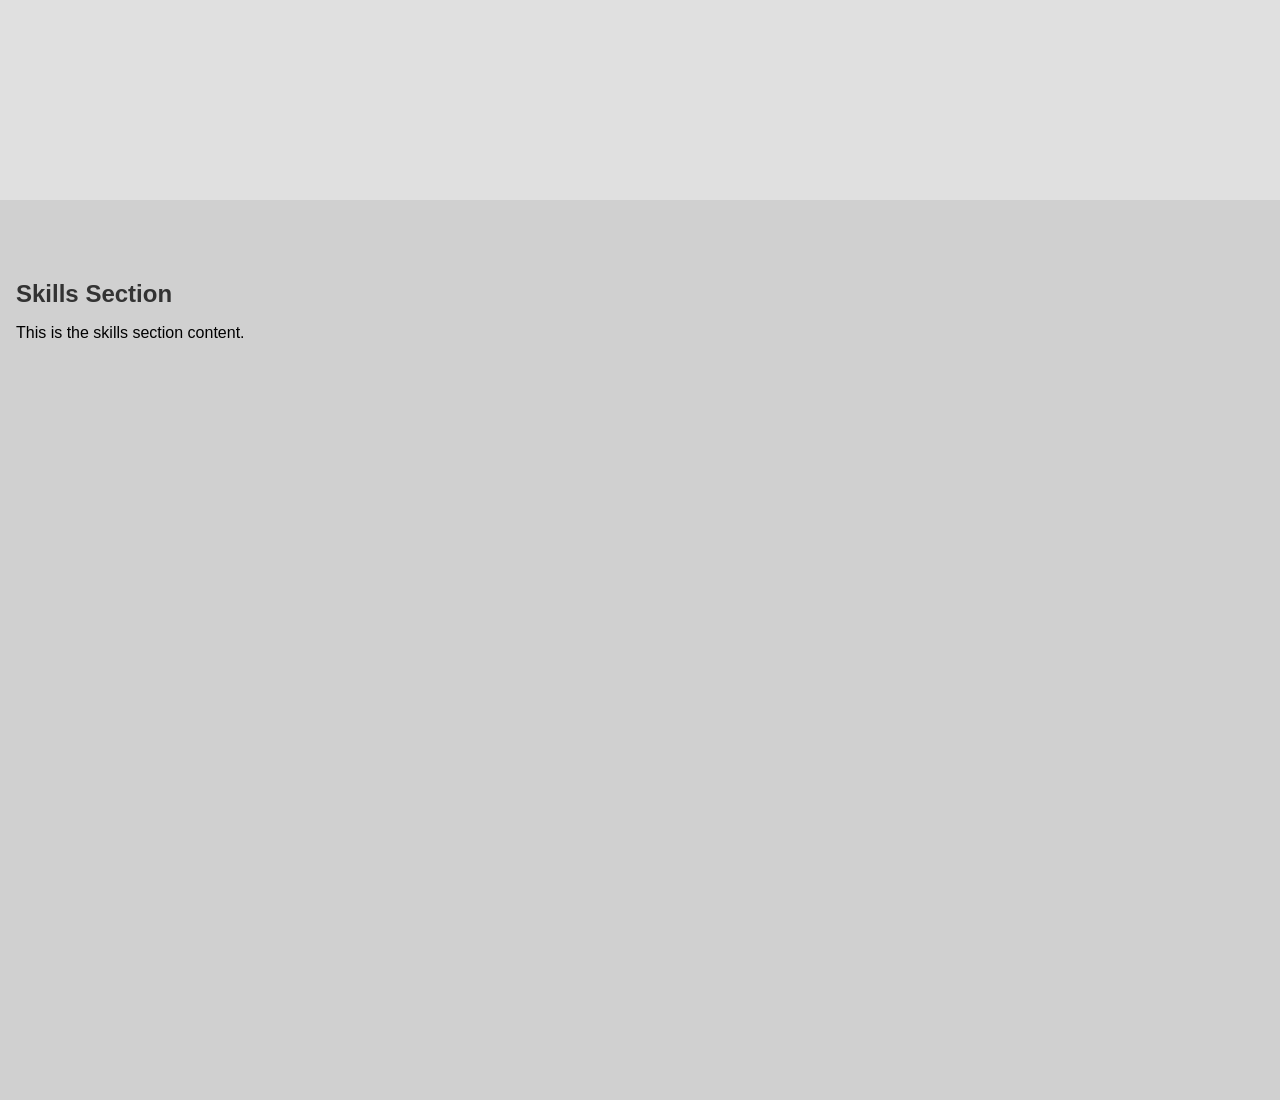
<file: test.html>
<!DOCTYPE html>
<html lang="en">
<head>
    <meta charset="UTF-8">
    <meta name="viewport" content="width=device-width, initial-scale=1.0">
    <title>Test Page</title>
    <style>
        * { margin: 0; padding: 0; box-sizing: border-box; }
        body { font-family: Arial, sans-serif; }
        nav { background: #333; padding: 1rem; position: fixed; width: 100%; top: 0; }
        nav a { color: white; margin: 0 1rem; text-decoration: none; }
        section { min-height: 100vh; padding: 5rem 1rem 1rem; }
        #home { background: #f0f0f0; }
        #about { background: #e0e0e0; }
        #skills { background: #d0d0d0; }
        h2 { color: #333; margin-bottom: 1rem; }
    </style>
</head>
<body>
    <nav>
        <a href="#home">Home</a>
        <a href="#about">About</a>
        <a href="#skills">Skills</a>
    </nav>
    
    <section id="home">
        <h2>Home Section</h2>
        <p>This is the home section content.</p>
    </section>
    
    <section id="about">
        <h2>About Section</h2>
        <p>This is the about section content.</p>
    </section>
    
    <section id="skills">
        <h2>Skills Section</h2>
        <p>This is the skills section content.</p>
    </section>

    <script>
        document.querySelectorAll('a[href^="#"]').forEach(anchor => {
            anchor.addEventListener('click', function (e) {
                e.preventDefault();
                const target = document.querySelector(this.getAttribute('href'));
                if (target) {
                    target.scrollIntoView({ behavior: 'smooth' });
                }
            });
        });
    </script>
</body>
</html>
</file>
<file: style.css>
/* Reset and Base Styles */
* {
    margin: 0;
    padding: 0;
    box-sizing: border-box;
}

:root {
    /* Colors */
    --primary-bg: #0a0a0a;
    --secondary-bg: #1a1a2e;
    --card-bg: rgba(26, 26, 46, 0.8);
    --text-primary: #ffffff;
    --text-secondary: #b8b8d1;
    --text-muted: #8888a0;
    
    /* Accent Colors */
    --accent-primary: #8b5cf6;
    --accent-secondary: #ec4899;
    --accent-gradient: linear-gradient(135deg, #8b5cf6, #ec4899);
    --accent-glow: rgba(139, 92, 246, 0.5);
    
    /* Glass Effect */
    --glass-bg: rgba(255, 255, 255, 0.05);
    --glass-border: rgba(255, 255, 255, 0.1);
    
    /* Shadows */
    --shadow-sm: 0 2px 4px rgba(0, 0, 0, 0.3);
    --shadow-md: 0 4px 6px rgba(0, 0, 0, 0.4);
    --shadow-lg: 0 10px 25px rgba(0, 0, 0, 0.5);
    --shadow-xl: 0 20px 40px rgba(0, 0, 0, 0.6);
    
    /* Transitions */
    --transition-fast: 0.2s ease;
    --transition-medium: 0.3s ease;
    --transition-slow: 0.5s ease;
    
    /* Typography */
    --font-family: 'Inter', -apple-system, BlinkMacSystemFont, 'Segoe UI', Roboto, sans-serif;
    --font-weight-light: 300;
    --font-weight-normal: 400;
    --font-weight-medium: 500;
    --font-weight-semibold: 600;
    --font-weight-bold: 700;
    --font-weight-black: 800;
    
    /* Spacing */
    --spacing-xs: 0.5rem;
    --spacing-sm: 1rem;
    --spacing-md: 1.5rem;
    --spacing-lg: 2rem;
    --spacing-xl: 3rem;
    --spacing-2xl: 4rem;
    
    /* Border Radius */
    --radius-sm: 0.375rem;
    --radius-md: 0.5rem;
    --radius-lg: 0.75rem;
    --radius-xl: 1rem;
    --radius-2xl: 1.5rem;
}

html {
    scroll-behavior: smooth;
}

body {
    font-family: var(--font-family);
    font-weight: var(--font-weight-normal);
    line-height: 1.6;
    color: var(--text-primary);
    background-color: var(--primary-bg);
    overflow-x: hidden;
}

/* Loading Screen */
.loading-screen {
    position: fixed;
    top: 0;
    left: 0;
    width: 100%;
    height: 100%;
    background: var(--primary-bg);
    display: flex;
    justify-content: center;
    align-items: center;
    z-index: 9999;
    transition: opacity 0.5s ease, visibility 0.5s ease;
}

.loading-screen.hidden {
    opacity: 0;
    visibility: hidden;
}

.loading-content {
    text-align: center;
}

.loading-spinner {
    width: 50px;
    height: 50px;
    border: 3px solid var(--glass-border);
    border-top: 3px solid var(--accent-primary);
    border-radius: 50%;
    animation: spin 1s linear infinite;
    margin: 0 auto var(--spacing-md);
}

@keyframes spin {
    0% { transform: rotate(0deg); }
    100% { transform: rotate(360deg); }
}

/* Container */
.container {
    max-width: 1200px;
    margin: 0 auto;
    padding: 0 var(--spacing-md);
}

/* Navigation */
.navbar {
    position: fixed;
    top: 0;
    left: 0;
    width: 100%;
    background: rgba(10, 10, 10, 0.8);
    backdrop-filter: blur(20px);
    border-bottom: 1px solid var(--glass-border);
    z-index: 1000;
    transition: all var(--transition-medium);
}

.navbar.scrolled {
    background: rgba(10, 10, 10, 0.95);
    box-shadow: var(--shadow-md);
}

.nav-container {
    max-width: 1200px;
    margin: 0 auto;
    padding: 0 var(--spacing-md);
    display: flex;
    justify-content: space-between;
    align-items: center;
    height: 70px;
}

.nav-logo {
    font-size: 1.5rem;
    font-weight: var(--font-weight-bold);
    background: var(--accent-gradient);
    -webkit-background-clip: text;
    -webkit-text-fill-color: transparent;
    background-clip: text;
}

.nav-menu {
    display: flex;
    list-style: none;
    gap: var(--spacing-lg);
}

.nav-link {
    color: var(--text-secondary);
    text-decoration: none;
    font-weight: var(--font-weight-medium);
    transition: color var(--transition-fast);
    position: relative;
}

.nav-link:hover {
    color: var(--text-primary);
}

.nav-link::after {
    content: '';
    position: absolute;
    bottom: -5px;
    left: 0;
    width: 0;
    height: 2px;
    background: var(--accent-gradient);
    transition: width var(--transition-fast);
}

.nav-link:hover::after {
    width: 100%;
}

.nav-toggle {
    display: none;
    flex-direction: column;
    cursor: pointer;
}

.bar {
    width: 25px;
    height: 3px;
    background: var(--text-primary);
    margin: 3px 0;
    transition: var(--transition-fast);
}

/* Hero Section */
.hero {
    min-height: 100vh;
    display: flex;
    align-items: center;
    position: relative;
    overflow: hidden;
}

.hero-bg {
    position: absolute;
    top: 0;
    left: 0;
    width: 100%;
    height: 100%;
    z-index: -1;
}

.gradient-orb {
    position: absolute;
    border-radius: 50%;
    filter: blur(100px);
    opacity: 0.3;
    animation: float 6s ease-in-out infinite;
}

.orb-1 {
    width: 400px;
    height: 400px;
    background: var(--accent-primary);
    top: 10%;
    left: 10%;
    animation-delay: 0s;
}

.orb-2 {
    width: 300px;
    height: 300px;
    background: var(--accent-secondary);
    top: 60%;
    right: 10%;
    animation-delay: 2s;
}

.orb-3 {
    width: 250px;
    height: 250px;
    background: var(--accent-primary);
    bottom: 10%;
    left: 50%;
    animation-delay: 4s;
}

@keyframes float {
    0%, 100% { transform: translateY(0px); }
    50% { transform: translateY(-20px); }
}

.hero-content {
    display: grid;
    grid-template-columns: 1fr 1fr;
    gap: var(--spacing-2xl);
    align-items: center;
}

.hero-text {
    animation: slideInLeft 1s ease-out;
}

@keyframes slideInLeft {
    from {
        opacity: 0;
        transform: translateX(-50px);
    }
    to {
        opacity: 1;
        transform: translateX(0);
    }
}

.greeting {
    display: block;
    font-size: 1.2rem;
    color: var(--text-secondary);
    margin-bottom: var(--spacing-xs);
    animation: fadeInUp 0.8s ease-out 0.2s both;
}

.name {
    display: block;
    font-size: clamp(2.5rem, 5vw, 4rem);
    font-weight: var(--font-weight-black);
    line-height: 1.1;
    margin-bottom: var(--spacing-md);
    background: var(--accent-gradient);
    -webkit-background-clip: text;
    -webkit-text-fill-color: transparent;
    background-clip: text;
    animation: fadeInUp 0.8s ease-out 0.4s both;
}

.hero-role {
    display: flex;
    align-items: center;
    gap: var(--spacing-sm);
    margin-bottom: var(--spacing-lg);
    flex-wrap: wrap;
    animation: fadeInUp 0.8s ease-out 0.6s both;
}

.role-text {
    font-size: 1.3rem;
    font-weight: var(--font-weight-medium);
    color: var(--text-primary);
}

.role-divider {
    color: var(--accent-primary);
    font-weight: var(--font-weight-bold);
}

.hero-description {
    font-size: 1.1rem;
    color: var(--text-secondary);
    margin-bottom: var(--spacing-xl);
    line-height: 1.7;
    animation: fadeInUp 0.8s ease-out 0.8s both;
}

.hero-cta {
    display: flex;
    gap: var(--spacing-md);
    margin-bottom: var(--spacing-xl);
    animation: fadeInUp 0.8s ease-out 1s both;
}

@keyframes fadeInUp {
    from {
        opacity: 0;
        transform: translateY(30px);
    }
    to {
        opacity: 1;
        transform: translateY(0);
    }
}

/* Buttons */
.btn {
    display: inline-flex;
    align-items: center;
    gap: var(--spacing-xs);
    padding: var(--spacing-md) var(--spacing-lg);
    border-radius: var(--radius-lg);
    text-decoration: none;
    font-weight: var(--font-weight-medium);
    font-size: 1rem;
    transition: all var(--transition-medium);
    cursor: pointer;
    border: none;
    position: relative;
    overflow: hidden;
}

.btn-primary {
    background: var(--accent-gradient);
    color: var(--text-primary);
    box-shadow: 0 4px 15px rgba(139, 92, 246, 0.3);
}

.btn-primary:hover {
    transform: translateY(-2px);
    box-shadow: 0 6px 20px rgba(139, 92, 246, 0.4);
}

.btn-secondary {
    background: var(--glass-bg);
    color: var(--text-primary);
    border: 1px solid var(--glass-border);
    backdrop-filter: blur(10px);
}

.btn-secondary:hover {
    background: var(--glass-border);
    transform: translateY(-2px);
}

.btn-full {
    width: 100%;
    justify-content: center;
}

/* Social Links */
.social-link {
    display: flex;
    align-items: center;
    justify-content: center;
    width: 40px;
    height: 40px;
    border-radius: 50%;
    background: var(--glass-bg);
    color: var(--text-secondary);
    text-decoration: none;
    transition: all var(--transition-medium);
    border: 1px solid var(--glass-border);
    cursor: pointer;
    pointer-events: auto;
    z-index: 10;
}

.social-link:hover {
    background: var(--accent-gradient);
    color: var(--text-primary);
    transform: translateY(-2px);
    box-shadow: 0 4px 15px rgba(139, 92, 246, 0.3);
}

/* Hero Image */
.hero-image {
    display: flex;
    justify-content: center;
    align-items: center;
    animation: slideInRight 1s ease-out;
}

@keyframes slideInRight {
    from {
        opacity: 0;
        transform: translateX(50px);
    }
    to {
        opacity: 1;
        transform: translateX(0);
    }
}

.profile-card {
    text-align: center;
    position: relative;
}

.profile-image-wrapper {
    position: relative;
    width: 300px;
    height: 300px;
    margin: 0 auto var(--spacing-md);
}

.profile-img {
    width: 100%;
    height: 100%;
    object-fit: cover;
    border-radius: var(--radius-2xl);
    border: 4px solid var(--glass-border);
    box-shadow: var(--shadow-xl);
}

.profile-glow {
    position: absolute;
    top: -20px;
    left: -20px;
    right: -20px;
    bottom: -20px;
    background: var(--accent-gradient);
    border-radius: var(--radius-2xl);
    opacity: 0.3;
    filter: blur(20px);
    z-index: -1;
    animation: glow 3s ease-in-out infinite alternate;
}

@keyframes glow {
    from { opacity: 0.3; }
    to { opacity: 0.5; }
}

.profile-status {
    display: flex;
    align-items: center;
    justify-content: center;
    gap: var(--spacing-xs);
    color: var(--text-secondary);
    font-size: 0.9rem;
}

.status-dot {
    width: 8px;
    height: 8px;
    background: #10b981;
    border-radius: 50%;
    animation: pulse 2s infinite;
}

@keyframes pulse {
    0%, 100% { opacity: 1; }
    50% { opacity: 0.5; }
}

/* Section Styles */
section {
    padding: var(--spacing-2xl) 0;
    position: relative;
    min-height: 60vh;
}

/* Temporary debug colors */
.about {
    background: var(--secondary-bg);
    border-top: 1px solid var(--glass-border);
}

.skills {
    background: var(--primary-bg);
    border-top: 1px solid var(--glass-border);
}

.projects {
    background: var(--secondary-bg);
    border-top: 1px solid var(--glass-border);
}

.education {
    background: var(--primary-bg);
    border-top: 1px solid var(--glass-border);
}

.contact {
    background: var(--secondary-bg);
    border-top: 1px solid var(--glass-border);
}

.section-header {
    text-align: center;
    margin-bottom: var(--spacing-2xl);
}

.section-title {
    font-size: clamp(2rem, 4vw, 3rem);
    font-weight: var(--font-weight-bold);
    margin-bottom: var(--spacing-md);
    background: var(--accent-gradient);
    -webkit-background-clip: text;
    -webkit-text-fill-color: transparent;
    background-clip: text;
}

.section-divider {
    width: 60px;
    height: 4px;
    background: var(--accent-gradient);
    margin: 0 auto;
    border-radius: var(--radius-sm);
}

/* About Section */

.about-content {
    display: grid;
    grid-template-columns: 2fr 1fr;
    gap: var(--spacing-2xl);
    align-items: start;
}

.about-intro,
.about-details {
    font-size: 1.1rem;
    color: var(--text-secondary);
    line-height: 1.7;
    margin-bottom: var(--spacing-lg);
}

.soft-skills h3 {
    font-size: 1.3rem;
    margin-bottom: var(--spacing-md);
    color: var(--text-primary);
}

.skill-badges {
    display: flex;
    flex-wrap: wrap;
    gap: var(--spacing-sm);
}

.skill-badge {
    background: var(--glass-bg);
    color: var(--text-primary);
    padding: var(--spacing-xs) var(--spacing-md);
    border-radius: var(--radius-xl);
    font-size: 0.9rem;
    border: 1px solid var(--glass-border);
    backdrop-filter: blur(10px);
    transition: all var(--transition-medium);
}

.skill-badge:hover {
    background: var(--accent-gradient);
    transform: translateY(-2px);
}

/* Stats */
.about-stats {
    display: flex;
    flex-direction: column;
    gap: var(--spacing-md);
}

.stat-card {
    background: var(--glass-bg);
    padding: var(--spacing-lg);
    border-radius: var(--radius-lg);
    text-align: center;
    border: 1px solid var(--glass-border);
    backdrop-filter: blur(10px);
    transition: all var(--transition-medium);
}

.stat-card:hover {
    transform: translateY(-5px);
    box-shadow: var(--shadow-lg);
    border-color: var(--accent-primary);
}

.stat-number {
    font-size: 2rem;
    font-weight: var(--font-weight-bold);
    background: var(--accent-gradient);
    -webkit-background-clip: text;
    -webkit-text-fill-color: transparent;
    background-clip: text;
}

.stat-label {
    color: var(--text-secondary);
    font-size: 0.9rem;
    margin-top: var(--spacing-xs);
}

/* Skills Section */
.skills-grid {
    display: grid;
    grid-template-columns: repeat(auto-fit, minmax(400px, 1fr));
    gap: var(--spacing-xl);
}

.skill-category {
    background: var(--glass-bg);
    padding: var(--spacing-xl);
    border-radius: var(--radius-xl);
    border: 1px solid var(--glass-border);
    backdrop-filter: blur(10px);
}

.skill-category h3 {
    font-size: 1.5rem;
    margin-bottom: var(--spacing-lg);
    color: var(--text-primary);
}

.skills-list {
    display: flex;
    flex-direction: column;
    gap: var(--spacing-md);
}

.skill-item {
    display: flex;
    align-items: center;
    gap: var(--spacing-md);
}

.skill-info {
    display: flex;
    align-items: center;
    gap: var(--spacing-sm);
    min-width: 140px;
    font-weight: var(--font-weight-medium);
}

.skill-info i {
    color: var(--accent-primary);
    width: 20px;
}

.skill-level {
    flex: 1;
}

.skill-bar {
    width: 100%;
    height: 8px;
    background: var(--glass-border);
    border-radius: var(--radius-sm);
    overflow: hidden;
}

.skill-progress {
    height: 100%;
    background: var(--accent-gradient);
    border-radius: var(--radius-sm);
    width: 0;
    transition: width 1.5s ease-out;
}

/* Projects Section */

.projects-grid {
    display: grid;
    grid-template-columns: repeat(auto-fit, minmax(350px, 1fr));
    gap: var(--spacing-xl);
}

.project-card {
    background: var(--glass-bg);
    border-radius: var(--radius-xl);
    overflow: hidden;
    border: 1px solid var(--glass-border);
    backdrop-filter: blur(10px);
    transition: all var(--transition-medium);
    position: relative;
}

.project-card:hover {
    transform: translateY(-10px);
    box-shadow: var(--shadow-xl);
    border-color: var(--accent-primary);
}

.project-card.featured {
    grid-column: span 2;
    display: grid;
    grid-template-columns: 1fr 1fr;
    overflow: hidden;
}

.project-image {
    position: relative;
    overflow: hidden;
}

.project-image img {
    width: 100%;
    height: 100%;
    object-fit: cover;
    transition: transform var(--transition-slow);
}

.project-card:hover .project-image img {
    transform: scale(1.05);
}

.project-tech {
    position: absolute;
    top: var(--spacing-md);
    left: var(--spacing-md);
    display: flex;
    gap: var(--spacing-xs);
    flex-wrap: wrap;
}

.tech-tag {
    background: var(--glass-bg);
    color: var(--text-primary);
    padding: var(--spacing-xs) var(--spacing-sm);
    border-radius: var(--radius-sm);
    font-size: 0.8rem;
    border: 1px solid var(--glass-border);
    backdrop-filter: blur(10px);
}

.project-content {
    padding: var(--spacing-xl);
}

.project-header {
    display: flex;
    justify-content: space-between;
    align-items: center;
    margin-bottom: var(--spacing-md);
}

.project-title {
    font-size: 1.5rem;
    font-weight: var(--font-weight-bold);
    color: var(--text-primary);
}

.project-badge {
    background: var(--accent-gradient);
    color: var(--text-primary);
    padding: var(--spacing-xs) var(--spacing-sm);
    border-radius: var(--radius-sm);
    font-size: 0.8rem;
    font-weight: var(--font-weight-medium);
}

.project-description {
    color: var(--text-secondary);
    line-height: 1.6;
    margin-bottom: var(--spacing-lg);
}

.project-features {
    display: flex;
    flex-wrap: wrap;
    gap: var(--spacing-sm);
    margin-bottom: var(--spacing-lg);
}

.feature-tag {
    display: flex;
    align-items: center;
    gap: var(--spacing-xs);
    color: var(--text-secondary);
    font-size: 0.9rem;
}

.feature-tag i {
    color: #10b981;
}

.project-footer {
    display: flex;
    justify-content: space-between;
    align-items: center;
    padding-top: var(--spacing-lg);
    border-top: 1px solid var(--glass-border);
}

.project-role {
    display: flex;
    align-items: center;
    gap: var(--spacing-xs);
    color: var(--text-secondary);
    font-size: 0.9rem;
}

.project-links {
    display: flex;
    gap: var(--spacing-md);
}

.project-link {
    display: flex;
    align-items: center;
    gap: var(--spacing-xs);
    color: var(--text-secondary);
    text-decoration: none;
    font-size: 0.9rem;
    transition: color var(--transition-fast);
}

.project-link:hover {
    color: var(--accent-primary);
}

/* Education Section */
.education-timeline {
    position: relative;
    max-width: 800px;
    margin: 0 auto;
}

.education-timeline::before {
    content: '';
    position: absolute;
    left: 50%;
    top: 0;
    bottom: 0;
    width: 2px;
    background: var(--accent-gradient);
    transform: translateX(-50%);
}

.timeline-item {
    position: relative;
    margin-bottom: var(--spacing-2xl);
}

.timeline-marker {
    position: absolute;
    left: 50%;
    top: 0;
    width: 20px;
    height: 20px;
    background: var(--accent-gradient);
    border-radius: 50%;
    transform: translateX(-50%);
    border: 4px solid var(--primary-bg);
    box-shadow: 0 0 0 4px var(--accent-glow);
}

.timeline-content {
    background: var(--glass-bg);
    padding: var(--spacing-xl);
    border-radius: var(--radius-xl);
    border: 1px solid var(--glass-border);
    backdrop-filter: blur(10px);
    width: calc(50% - 40px);
    margin-left: auto;
    transition: all var(--transition-medium);
}

.timeline-content:hover {
    transform: translateY(-5px);
    box-shadow: var(--shadow-lg);
    border-color: var(--accent-primary);
}

.timeline-header {
    display: flex;
    justify-content: space-between;
    align-items: center;
    margin-bottom: var(--spacing-md);
}

.timeline-header h3 {
    font-size: 1.3rem;
    color: var(--text-primary);
}

.timeline-date {
    background: var(--accent-gradient);
    color: var(--text-primary);
    padding: var(--spacing-xs) var(--spacing-sm);
    border-radius: var(--radius-sm);
    font-size: 0.9rem;
    font-weight: var(--font-weight-medium);
}

.timeline-description {
    color: var(--text-secondary);
    line-height: 1.6;
    margin-bottom: var(--spacing-lg);
}

.timeline-skills {
    display: flex;
    flex-wrap: wrap;
    gap: var(--spacing-sm);
}

.timeline-skill {
    background: var(--glass-border);
    color: var(--text-secondary);
    padding: var(--spacing-xs) var(--spacing-sm);
    border-radius: var(--radius-sm);
    font-size: 0.8rem;
}

/* Contact Section */

.contact-content {
    display: grid;
    grid-template-columns: 1fr 1fr;
    gap: var(--spacing-2xl);
}

.contact-info h3 {
    font-size: 1.8rem;
    margin-bottom: var(--spacing-md);
    color: var(--text-primary);
}

.contact-info p {
    color: var(--text-secondary);
    line-height: 1.6;
    margin-bottom: var(--spacing-xl);
}

.contact-methods {
    display: flex;
    flex-direction: column;
    gap: var(--spacing-lg);
}

.contact-method {
    display: flex;
    align-items: center;
    gap: var(--spacing-md);
    padding: var(--spacing-lg);
    background: var(--glass-bg);
    border-radius: var(--radius-lg);
    border: 1px solid var(--glass-border);
    transition: all 0.3s ease;
    cursor: pointer;
}

.contact-method:hover {
    background: rgba(139, 92, 246, 0.1);
    border-color: rgba(139, 92, 246, 0.3);
    transform: translateY(-2px);
}

.contact-method:hover .contact-icon {
    background: var(--accent-gradient);
    color: var(--text-primary);
}

.contact-method:hover .contact-details h4 {
    color: var(--text-primary);
}

.contact-method:hover .contact-details a {
    color: var(--accent-primary);
}

.contact-icon {
    width: 50px;
    height: 50px;
    background: var(--accent-gradient);
    border-radius: 50%;
    display: flex;
    align-items: center;
    justify-content: center;
    color: var(--text-primary);
    font-size: 1.2rem;
}

.contact-details h4 {
    color: var(--text-primary);
    margin-bottom: var(--spacing-xs);
}

.contact-details a {
    color: var(--text-secondary);
    text-decoration: none;
    transition: color var(--transition-fast);
}

.contact-details p {
    color: var(--text-muted);
    font-size: 0.9rem;
    margin-top: var(--spacing-xs);
}

.availability-status {
    margin-top: var(--spacing-xl);
    padding: var(--spacing-lg);
    background: var(--glass-bg);
    border-radius: var(--radius-lg);
    border: 1px solid var(--glass-border);
    backdrop-filter: blur(10px);
}

.availability-status h4 {
    color: var(--text-primary);
    margin-bottom: var(--spacing-md);
}

.status-badge {
    display: flex;
    align-items: center;
    gap: var(--spacing-xs);
    margin-bottom: var(--spacing-sm);
    font-weight: var(--font-weight-medium);
}

.status-badge.available {
    color: #10b981;
}

.status-badge i {
    font-size: 0.8rem;
    animation: pulse 2s infinite;
}

.contact-form h3 {
    color: var(--text-primary);
    margin-bottom: var(--spacing-lg);
    text-align: center;
}

.form-note {
    color: var(--text-muted);
    font-size: 0.9rem;
    text-align: center;
    margin-top: var(--spacing-md);
    font-style: italic;
}

/* Contact Form */
.contact-form {
    background: var(--glass-bg);
    padding: var(--spacing-xl);
    border-radius: var(--radius-xl);
    border: 1px solid var(--glass-border);
    backdrop-filter: blur(10px);
}

.form-group {
    margin-bottom: var(--spacing-lg);
}

.form-group input,
.form-group textarea {
    width: 100%;
    padding: var(--spacing-md);
    background: var(--glass-bg);
    border: 1px solid var(--glass-border);
    border-radius: var(--radius-md);
    color: var(--text-primary);
    font-family: var(--font-family);
    font-size: 1rem;
    transition: all var(--transition-medium);
}

.form-group input:focus,
.form-group textarea:focus {
    outline: none;
    border-color: var(--accent-primary);
    box-shadow: 0 0 0 3px var(--accent-glow);
}

.form-group input::placeholder,
.form-group textarea::placeholder {
    color: var(--text-muted);
}

/* Footer */
.footer {
    background: var(--glass-bg);
    border-top: 1px solid var(--glass-border);
    padding: var(--spacing-xl) 0;
    margin-top: var(--spacing-3xl);
}

.footer-content {
    display: flex;
    justify-content: center;
    align-items: center;
    text-align: center;
}

.footer-text {
    color: var(--text-secondary);
    font-size: var(--font-size-sm);
}

/* Responsive Design */
@media (max-width: 768px) {
    .nav-menu {
        position: fixed;
        left: -100%;
        top: 70px;
        flex-direction: column;
        background: rgba(10, 10, 10, 0.95);
        width: 100%;
        text-align: center;
        transition: 0.3s;
        padding: var(--spacing-lg) 0;
        backdrop-filter: blur(20px);
        border-bottom: 1px solid var(--glass-border);
    }

    .nav-menu.active {
        left: 0;
    }

    .nav-toggle {
        display: flex;
    }

    .hero-content {
        grid-template-columns: 1fr;
        text-align: center;
        gap: var(--spacing-xl);
    }

    .hero-cta {
        justify-content: center;
        flex-wrap: wrap;
    }

    .hero-cta {
        justify-content: center;
    }

    .profile-image-wrapper {
        width: 250px;
        height: 250px;
    }

    .about-content {
        grid-template-columns: 1fr;
        gap: var(--spacing-xl);
    }

    .about-stats {
        flex-direction: row;
        justify-content: space-between;
    }

    .skills-grid {
        grid-template-columns: 1fr;
    }

    .project-card.featured {
        grid-column: span 1;
        grid-template-columns: 1fr;
    }

    .contact-content {
        grid-template-columns: 1fr;
        gap: var(--spacing-xl);
    }

    .footer-content {
        flex-direction: column;
        gap: var(--spacing-md);
        text-align: center;
    }

    .education-timeline::before {
        left: 20px;
    }

    .timeline-marker {
        left: 20px;
    }

    .timeline-content {
        width: calc(100% - 60px);
        margin-left: 60px;
    }
}

@media (max-width: 480px) {
    .container {
        padding: 0 var(--spacing-sm);
    }

    .hero-cta {
        flex-direction: column;
        align-items: center;
    }

    .btn {
        width: 100%;
        justify-content: center;
    }

    .about-stats {
        flex-direction: column;
        gap: var(--spacing-sm);
    }

    .project-header {
        flex-direction: column;
        align-items: flex-start;
        gap: var(--spacing-sm);
    }

    .project-footer {
        flex-direction: column;
        align-items: flex-start;
        gap: var(--spacing-md);
    }

    .timeline-header {
        flex-direction: column;
        align-items: flex-start;
        gap: var(--spacing-sm);
    }
}

/* Scroll Animations */
.fade-in {
    opacity: 0;
    transform: translateY(30px);
    transition: all 0.8s ease-out;
}

.fade-in.visible {
    opacity: 1;
    transform: translateY(0);
}

.slide-in-left {
    opacity: 0;
    transform: translateX(-50px);
    transition: all 0.8s ease-out;
}

.slide-in-left.visible {
    opacity: 1;
    transform: translateX(0);
}

.slide-in-right {
    opacity: 0;
    transform: translateX(50px);
    transition: all 0.8s ease-out;
}

.slide-in-right.visible {
    opacity: 1;
    transform: translateX(0);
}

.scale-in {
    opacity: 0;
    transform: scale(0.8);
    transition: all 0.8s ease-out;
}

.scale-in.visible {
    opacity: 1;
    transform: scale(1);
}

/* Custom Scrollbar */
::-webkit-scrollbar {
    width: 8px;
}

::-webkit-scrollbar-track {
    background: var(--primary-bg);
}

::-webkit-scrollbar-thumb {
    background: var(--accent-gradient);
    border-radius: var(--radius-sm);
}

::-webkit-scrollbar-thumb:hover {
    background: var(--accent-primary);
}

/* Selection */
::selection {
    background: var(--accent-glow);
    color: var(--text-primary);
}

/* Focus States */
.btn:focus,
input:focus,
textarea:focus {
    outline: 2px solid var(--accent-primary);
    outline-offset: 2px;
}

/* Print Styles */
@media print {
    .navbar,
    .contact-form,
    .footer {
        display: none;
    }
    
    body {
        background: white;
        color: black;
    }
    
    .hero {
        min-height: auto;
        padding: var(--spacing-lg) 0;
    }
}
</file>
